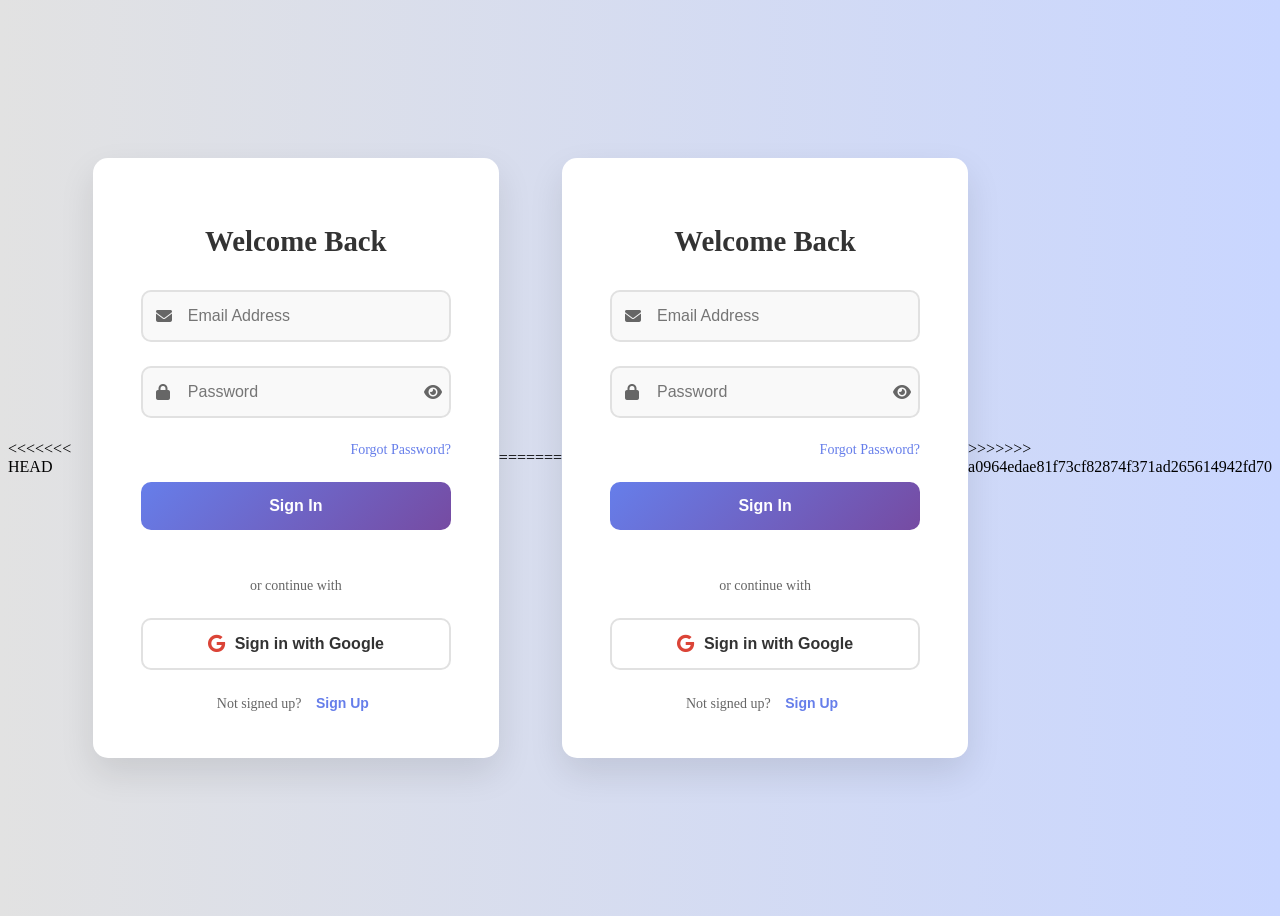
<file: index.html>
<<<<<<< HEAD
<!DOCTYPE html>
<html lang="en">
<head>
    <meta charset="UTF-8">
    <meta name="viewport" content="width=device-width, initial-scale=1.0">
    <title>Register & Login</title>
    <link rel="stylesheet" href="https://cdnjs.cloudflare.com/ajax/libs/font-awesome/6.5.1/css/all.min.css">
    <link rel="stylesheet" href="style.css">
    <link rel="icon" href="data:image/svg+xml,<svg xmlns='http://www.w3.org/2000/svg' viewBox='0 0 100 100'><text y='.9em' font-size='90'>🔍</text></svg>">
</head>
<body>
    <!-- Sign Up Container -->
    <div class="container" id="signup" style="display:none;">
        <h1 class="form-title">Create Account</h1>
        <form method="post" action="">
            <div id="signUpMessage" class="messageDiv" style="display:none;"></div>

            <div class="input-group">
                <i class="fas fa-user"></i>
                <input type="text" id="fName" placeholder="Full Name" required>
            </div>

            <div class="input-group">
                <i class="fas fa-envelope"></i>
                <input type="email" id="rEmail" placeholder="Email Address" required>
            </div>

            <div class="input-group">
                <i class="fas fa-lock"></i>
                <input type="password" id="rPassword" placeholder="Password" required>
                <button type="button" class="password-toggle" onclick="togglePassword('rPassword', this)">
                    <i class="fas fa-eye"></i>
                </button>
            </div>

            <div class="input-group">
                <i class="fas fa-lock"></i>
                <input type="password" id="confirmPassword" placeholder="Confirm Password" required>
                <button type="button" class="password-toggle" onclick="togglePassword('confirmPassword', this)">
                    <i class="fas fa-eye"></i>
                </button>
            </div>

            <div class="checkbox-group">
                <input type="checkbox" id="termsCheckbox" required>
                <label for="termsCheckbox">
                    I agree to the <a href="javascript:void(0)" class="terms-link" onclick="openTermsModal()">Terms and Conditions</a>
                </label>
            </div>

            <button type="submit" class="btn btn-primary" id="submitSignUp">
                Sign Up
            </button>

            <div class="divider">
                <span>or continue with</span>
            </div>

            <button type="button" class="btn btn-google">
                <i class="fab fa-google"></i>
                Sign up with Google
            </button>

            <div class="links">
                <p>Already signed up? 
                    <button class="link-btn" id="signInButton">Sign In</button>
                </p>
            </div>
        </form>
    </div>

    <!-- Sign In Container -->
    <div class="container" id="signIn">
        <h1 class="form-title">Welcome Back</h1>
        <form method="post" action="">
            <div id="signInMessage" class="messageDiv" style="display:none;"></div>

            <div class="input-group">
                <i class="fas fa-envelope"></i>
                <input type="email" id="email" placeholder="Email Address" required>
            </div>

            <div class="input-group">
                <i class="fas fa-lock"></i>
                <input type="password" id="password" placeholder="Password" required>
                <button type="button" class="password-toggle" onclick="togglePassword('password', this)">
                    <i class="fas fa-eye"></i>
                </button>
            </div>

            <div class="forgot-password">
                <a href="#" class="forgot-link">Forgot Password?</a>
            </div>

            <button type="submit" class="btn btn-primary" id="submitSignIn">
                Sign In
            </button>

            <div class="divider">
                <span>or continue with</span>
            </div>

            <button type="button" class="btn btn-google">
                <i class="fab fa-google"></i>
                Sign in with Google
            </button>

            <div class="links">
                <p>Not signed up? 
                    <button class="link-btn" id="signUpButton">Sign Up</button>
                </p>
            </div>
        </form>
    </div>
    <!-- Terms and Conditions Modal -->
<div id="termsModal" class="modal-overlay hidden">
    <div class="modal-container">
        <div class="modal-header">
            <h2>Terms and Conditions</h2>
            <button class="close-btn" onclick="closeTermsModal()">
                <i class="fas fa-times"></i>
            </button>
        </div>
        <div class="modal-content">
            <div class="terms-content">
                <h3>Last updated: September 2025</h3>
                
                <div class="section">
                    <h4>1. Acceptance of Terms</h4>
                    <p>By using the SAL College Lost & Found System, you agree to be bound by these Terms and Conditions.</p>
                </div>

                <div class="section">
                    <h4>2. User Responsibilities</h4>
                    <ul>
                        <li>You must be a current student of SAL College to use this system</li>
                        <li>Provide accurate information when reporting lost or found items</li>
                        <li>Respect the privacy and property of others</li>
                        <li>Use the system only for legitimate lost and found purposes</li>
                    </ul>
                </div>

                <div class="section">
                    <h4>3. Item Reporting</h4>
                    <p>When reporting found items, you must provide accurate descriptions and contact information. For lost items, provide truthful information to help facilitate returns.</p>
                </div>

                <div class="section">
                    <h4>4. Privacy</h4>
                    <p>Your personal information will be used solely for the purpose of facilitating lost and found item returns and will not be shared with third parties.</p>
                </div>

                <div class="section">
                    <h4>5. Prohibited Activities</h4>
                    <ul>
                        <li>False reporting of items</li>
                        <li>Harassment of other users</li>
                        <li>Commercial use of the system</li>
                        <li>Any illegal activities</li>
                    </ul>
                </div>

                <div class="section">
                    <h4>6. Limitation of Liability</h4>
                    <p>SAL College is not responsible for any lost, damaged, or unreturned items. The system serves as a platform to connect finders and owners.</p>
                </div>
            </div>
        </div>
        <div class="modal-footer">
            <button class="agree-btn" onclick="closeTermsModal()">
                I Understand
            </button>
        </div>
    </div>
</div>

    <script src="script.js"></script>
</body>
=======
<!DOCTYPE html>
<html lang="en">
<head>
    <meta charset="UTF-8">
    <meta name="viewport" content="width=device-width, initial-scale=1.0">
    <title>Register & Login</title>
    <link rel="stylesheet" href="https://cdnjs.cloudflare.com/ajax/libs/font-awesome/6.5.1/css/all.min.css">
    <link rel="stylesheet" href="style.css">
    <link rel="icon" href="data:image/svg+xml,<svg xmlns='http://www.w3.org/2000/svg' viewBox='0 0 100 100'><text y='.9em' font-size='90'>🔍</text></svg>">
</head>
<body>
    <!-- Sign Up Container -->
    <div class="container" id="signup" style="display:none;">
        <h1 class="form-title">Create Account</h1>
        <form method="post" action="">
            <div id="signUpMessage" class="messageDiv" style="display:none;"></div>

            <div class="input-group">
                <i class="fas fa-user"></i>
                <input type="text" id="fName" placeholder="Full Name" required>
            </div>

            <div class="input-group">
                <i class="fas fa-envelope"></i>
                <input type="email" id="rEmail" placeholder="Email Address" required>
            </div>

            <div class="input-group">
                <i class="fas fa-lock"></i>
                <input type="password" id="rPassword" placeholder="Password" required>
                <button type="button" class="password-toggle" onclick="togglePassword('rPassword', this)">
                    <i class="fas fa-eye"></i>
                </button>
            </div>

            <div class="input-group">
                <i class="fas fa-lock"></i>
                <input type="password" id="confirmPassword" placeholder="Confirm Password" required>
                <button type="button" class="password-toggle" onclick="togglePassword('confirmPassword', this)">
                    <i class="fas fa-eye"></i>
                </button>
            </div>

            <div class="checkbox-group">
                <input type="checkbox" id="termsCheckbox" required>
                <label for="termsCheckbox">
                    I agree to the <a href="javascript:void(0)" class="terms-link" onclick="openTermsModal()">Terms and Conditions</a>
                </label>
            </div>

            <button type="submit" class="btn btn-primary" id="submitSignUp">
                Sign Up
            </button>

            <div class="divider">
                <span>or continue with</span>
            </div>

            <button type="button" class="btn btn-google">
                <i class="fab fa-google"></i>
                Sign up with Google
            </button>

            <div class="links">
                <p>Already signed up? 
                    <button class="link-btn" id="signInButton">Sign In</button>
                </p>
            </div>
        </form>
    </div>

    <!-- Sign In Container -->
    <div class="container" id="signIn">
        <h1 class="form-title">Welcome Back</h1>
        <form method="post" action="">
            <div id="signInMessage" class="messageDiv" style="display:none;"></div>

            <div class="input-group">
                <i class="fas fa-envelope"></i>
                <input type="email" id="email" placeholder="Email Address" required>
            </div>

            <div class="input-group">
                <i class="fas fa-lock"></i>
                <input type="password" id="password" placeholder="Password" required>
                <button type="button" class="password-toggle" onclick="togglePassword('password', this)">
                    <i class="fas fa-eye"></i>
                </button>
            </div>

            <div class="forgot-password">
                <a href="#" class="forgot-link">Forgot Password?</a>
            </div>

            <button type="submit" class="btn btn-primary" id="submitSignIn">
                Sign In
            </button>

            <div class="divider">
                <span>or continue with</span>
            </div>

            <button type="button" class="btn btn-google">
                <i class="fab fa-google"></i>
                Sign in with Google
            </button>

            <div class="links">
                <p>Not signed up? 
                    <button class="link-btn" id="signUpButton">Sign Up</button>
                </p>
            </div>
        </form>
    </div>
    <!-- Terms and Conditions Modal -->
<div id="termsModal" class="modal-overlay hidden">
    <div class="modal-container">
        <div class="modal-header">
            <h2>Terms and Conditions</h2>
            <button class="close-btn" onclick="closeTermsModal()">
                <i class="fas fa-times"></i>
            </button>
        </div>
        <div class="modal-content">
            <div class="terms-content">
                <h3>Last updated: September 2025</h3>
                
                <div class="section">
                    <h4>1. Acceptance of Terms</h4>
                    <p>By using the SAL College Lost & Found System, you agree to be bound by these Terms and Conditions.</p>
                </div>

                <div class="section">
                    <h4>2. User Responsibilities</h4>
                    <ul>
                        <li>You must be a current student of SAL College to use this system</li>
                        <li>Provide accurate information when reporting lost or found items</li>
                        <li>Respect the privacy and property of others</li>
                        <li>Use the system only for legitimate lost and found purposes</li>
                    </ul>
                </div>

                <div class="section">
                    <h4>3. Item Reporting</h4>
                    <p>When reporting found items, you must provide accurate descriptions and contact information. For lost items, provide truthful information to help facilitate returns.</p>
                </div>

                <div class="section">
                    <h4>4. Privacy</h4>
                    <p>Your personal information will be used solely for the purpose of facilitating lost and found item returns and will not be shared with third parties.</p>
                </div>

                <div class="section">
                    <h4>5. Prohibited Activities</h4>
                    <ul>
                        <li>False reporting of items</li>
                        <li>Harassment of other users</li>
                        <li>Commercial use of the system</li>
                        <li>Any illegal activities</li>
                    </ul>
                </div>

                <div class="section">
                    <h4>6. Limitation of Liability</h4>
                    <p>SAL College is not responsible for any lost, damaged, or unreturned items. The system serves as a platform to connect finders and owners.</p>
                </div>
            </div>
        </div>
        <div class="modal-footer">
            <button class="agree-btn" onclick="closeTermsModal()">
                I Understand
            </button>
        </div>
    </div>
</div>

    <script src="script.js"></script>
</body>
>>>>>>> a0964edae81f73cf82874f371ad265614942fd70
</html>
</file>
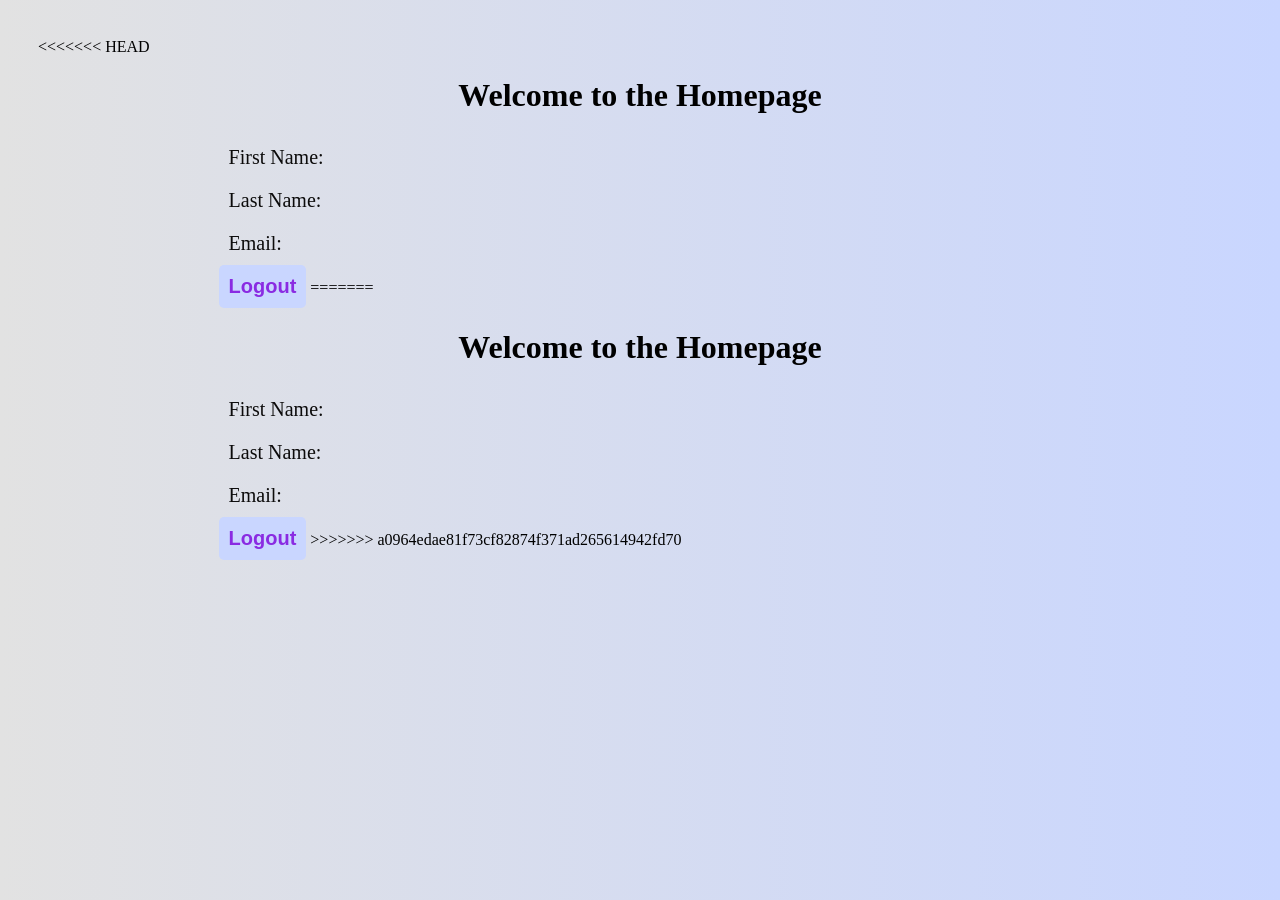
<file: homepage.html>
<<<<<<< HEAD
<!DOCTYPE html>
<html lang="en">
<head>
    <meta charset="UTF-8">
    <meta name="viewport" content="width=device-width, initial-scale=1.0">
    <title>Homepage</title>
    <style>
        body{
            padding:30px;
            background:linear-gradient(to right, #e2e2e2, #c9d6ff);
        }
        h1{
            text-align:center;

        }
        button{
            color:blueviolet;
            background-color:#c9d6ff;
            padding:5px;
            border-radius:5px;
            font-size:1rem;
            font-weight:bold;
            border:none;
        }
        button:hover{
            text-decoration: underline;
            color:blue;
        }
        button, div{
            margin-left:15%;
            font-size:20px;
            padding:10px;
        }
        div{
            font-weight:400;
            color:rgb(12,11,11);

        }
        span{
            font-weight:600;
            font-size:22px;
            color:black;
        }
    </style>
    <script type="module" src="./homepage.js"></script>
</head>
<body>
    <h1>Welcome to the Homepage</h1>
    <div>First Name: <span id="loggedUserFName"></span></div>
    <div>Last Name: <span id="loggedUserLName"></span></div>
    <div>Email: <span id="loggedUserEmail"></span></div>
    <button id="logout">Logout</button>
</body>
=======
<!DOCTYPE html>
<html lang="en">
<head>
    <meta charset="UTF-8">
    <meta name="viewport" content="width=device-width, initial-scale=1.0">
    <title>Homepage</title>
    <style>
        body{
            padding:30px;
            background:linear-gradient(to right, #e2e2e2, #c9d6ff);
        }
        h1{
            text-align:center;

        }
        button{
            color:blueviolet;
            background-color:#c9d6ff;
            padding:5px;
            border-radius:5px;
            font-size:1rem;
            font-weight:bold;
            border:none;
        }
        button:hover{
            text-decoration: underline;
            color:blue;
        }
        button, div{
            margin-left:15%;
            font-size:20px;
            padding:10px;
        }
        div{
            font-weight:400;
            color:rgb(12,11,11);

        }
        span{
            font-weight:600;
            font-size:22px;
            color:black;
        }
    </style>
    <script type="module" src="./homepage.js"></script>
</head>
<body>
    <h1>Welcome to the Homepage</h1>
    <div>First Name: <span id="loggedUserFName"></span></div>
    <div>Last Name: <span id="loggedUserLName"></span></div>
    <div>Email: <span id="loggedUserEmail"></span></div>
    <button id="logout">Logout</button>
</body>
>>>>>>> a0964edae81f73cf82874f371ad265614942fd70
</html>
</file>
<file: style.css>
<<<<<<< HEAD
*{
    margin:0;
    padding:0;
    box-sizing:border-box;
    font-family:"Poppins",sans-serif;
}
body{
    background-color: #c9d6ff;
    background:linear-gradient(to right,#e2e2e2,#c9d6ff);
    min-height: 100vh;
    display: flex;
    align-items: center;
    justify-content: center;
}
.container{
    background:#fff;
    width:450px;
    padding:2rem;
    margin:20px auto;
    border-radius:15px;
    box-shadow:0 15px 35px rgba(0,0,0,0.1);
}
form{
    margin:0 1rem;
}
.form-title{
    font-size:1.8rem;
    font-weight:bold;
    text-align:center;
    padding:1rem;
    margin-bottom:1rem;
    color: #333;
}
.input-group{
    margin-bottom: 1.5rem;
    position:relative;
}
.input-group i:first-child{
    position:absolute;
    left:15px;
    top:50%;
    transform:translateY(-50%);
    color:#666;
    transition:0.3s;
    z-index:2;
}
.input-group input{
    width:100%;
    padding:15px 45px 15px 45px;
    border:2px solid #e1e1e1;
    border-radius:10px;
    font-size:16px;
    background:#f9f9f9;
    transition:0.3s;
    box-sizing:border-box;
}
.input-group input:focus{
    border-color:#667eea;
    background:#fff;
    outline:none;
    box-shadow:0 0 0 3px rgba(102,126,234,0.1);
}
.input-group input:focus + i:first-child{
    color:#667eea;
}
.password-toggle{
    position:absolute;
    right:12px;
    top:50%;
    transform:translateY(-50%);
    background:none;
    border:none;
    color:#666;
    cursor:pointer;
    font-size:16px;
    z-index:2;
    width:30px;
    height:30px;
    display:flex;
    align-items:center;
    justify-content:center;
    border-radius:50%;
    transition:0.3s;
}
.password-toggle:hover{
    color:#666; /* Keep same color, no change */
    background: none; /* Remove background on hover */
}
.checkbox-group{
    display:flex;
    align-items:center;
    margin-bottom:1.5rem;
    gap:10px;
}
.checkbox-group input[type="checkbox"]{
    width:18px;
    height:18px;
    accent-color:#667eea;
}
.checkbox-group label{
    font-size:14px;
    color:#555;
    cursor:pointer;
}
.terms-link{
    color:#667eea;
    text-decoration:none;
    font-weight:500;
}
.terms-link:hover{
    text-decoration:underline;
}
.btn{
    width:100%;
    padding:15px;
    border:none;
    border-radius:10px;
    font-size:16px;
    font-weight:600;
    cursor:pointer;
    transition:0.3s;
    margin-bottom:1.5rem;
}
.btn-primary{
    background:linear-gradient(135deg,#667eea,#764ba2);
    color:white;
}
.btn-primary:hover{
    background:linear-gradient(135deg,#764ba2,#667eea);
    transform:translateY(-2px);
    box-shadow:0 5px 15px rgba(102,126,234,0.4);
}
.btn-google{
    background:#fff;
    color:#333;
    border:2px solid #e1e1e1;
    display:flex;
    align-items:center;
    justify-content:center;
    gap:10px;
}
.btn-google:hover{
    border-color:#667eea;
    background:#f8f9ff;
    transform:translateY(-2px);
}
.btn-google i{
    color:#db4437;
    font-size:18px;
}
.divider{
    text-align:center;
    margin:1.5rem 0;
    color:#666;
    font-size:14px;
}
.divider span{
    padding:0 15px;
}
.links{
    text-align:center;
    margin-top:1rem;
}
.links p{
    color:#666;
    font-size:14px;
}
.link-btn{
    background:none;
    border:none;
    color:#667eea;
    font-weight:600;
    cursor:pointer;
    font-size:14px;
    margin-left:5px;
}
.link-btn:hover{
    text-decoration:underline;
}
.forgot-password{
    text-align:right;
    margin-bottom:1.5rem;
}
.forgot-link{
    color:#667eea;
    text-decoration:none;
    font-size:14px;
    font-weight:500;
}
.forgot-link:hover{
    text-decoration:underline;
}
.messageDiv{
    background:linear-gradient(135deg,#667eea,#764ba2);
    color:white;
    padding:12px 20px;
    margin:10px 0;
    border-radius:8px;
    font-size:14px;
    text-align:center;
    opacity:0;
    animation:fadeOut 7s forwards;
}
@keyframes fadeOut {
    0% { opacity: 1; }
    70% { opacity: 1; }
    100% { opacity: 0; }
}
.slide-up-from-bottom {
    animation: slideUpFromBottom 0.8s ease-out;
}
@keyframes slideUpFromBottom {
    from { 
        opacity: 0; 
        transform: translateY(50px); 
    }
    to { 
        opacity: 1; 
        transform: translateY(0); 
    }
}
/* Terms and Conditions Modal Styles */
.modal-overlay {
    position: fixed;
    top: 0;
    left: 0;
    width: 100%;
    height: 100%;
    background: rgba(0, 0, 0, 0.6);
    backdrop-filter: blur(8px);
    display: flex;
    align-items: center;
    justify-content: center;
    z-index: 1000;
    animation: fadeIn 0.3s ease-out;
}

.modal-container {
    background: white;
    border-radius: 20px;
    width: 90%;
    max-width: 600px;
    max-height: 80vh;
    overflow: hidden;
    box-shadow: 
        0 25px 50px -12px rgba(0, 0, 0, 0.25),
        0 0 0 1px rgba(255, 255, 255, 0.1),
        0 10px 30px -5px rgba(0, 0, 0, 0.3);
    transform: perspective(1000px) rotateX(5deg) translateY(0);
    transition: all 0.4s cubic-bezier(0.175, 0.885, 0.32, 1.275);
    animation: modalSlideIn 0.4s ease-out;
}

.modal-container:hover {
    transform: perspective(1000px) rotateX(0deg) translateY(-5px);
    box-shadow: 
        0 35px 60px -12px rgba(0, 0, 0, 0.35),
        0 0 0 1px rgba(255, 255, 255, 0.15),
        0 15px 40px -5px rgba(0, 0, 0, 0.4);
}

.modal-header {
    background: linear-gradient(135deg, #667eea, #764ba2);
    color: white;
    padding: 1.5rem 2rem;
    display: flex;
    justify-content: space-between;
    align-items: center;
}

.modal-header h2 {
    margin: 0;
    font-size: 1.5rem;
    font-weight: 600;
}

.close-btn {
    background: rgba(255, 255, 255, 0.2);
    border: none;
    color: white;
    width: 40px;
    height: 40px;
    border-radius: 50%;
    display: flex;
    align-items: center;
    justify-content: center;
    cursor: pointer;
    transition: all 0.3s ease;
    font-size: 1.2rem;
}

.close-btn:hover {
    background: rgba(255, 255, 255, 0.3);
    transform: rotate(90deg);
}

.modal-content {
    padding: 2rem;
    max-height: 50vh;
    overflow-y: auto;
}

.terms-content {
    color: #4a5568;
}

.terms-content h3 {
    color: #667eea;
    margin-bottom: 1.5rem;
    font-size: 1rem;
    font-weight: 500;
}

.section {
    margin-bottom: 1.5rem;
}

.section h4 {
    color: #2d3748;
    margin-bottom: 0.5rem;
    font-size: 1.1rem;
    font-weight: 600;
}

.section p {
    line-height: 1.6;
    margin-bottom: 0.5rem;
}

.section ul {
    list-style-type: disc;
    margin-left: 1.5rem;
    line-height: 1.6;
}

.section li {
    margin-bottom: 0.3rem;
}

.modal-footer {
    padding: 1.5rem 2rem;
    background: #f7fafc;
    border-top: 1px solid #e2e8f0;
    text-align: center;
}

.agree-btn {
    background: linear-gradient(135deg, #667eea, #764ba2);
    color: white;
    border: none;
    padding: 12px 30px;
    border-radius: 10px;
    font-size: 1rem;
    font-weight: 600;
    cursor: pointer;
    transition: all 0.3s ease;
    box-shadow: 0 4px 15px rgba(102, 126, 234, 0.3);
}

.agree-btn:hover {
    transform: translateY(-2px);
    box-shadow: 0 6px 20px rgba(102, 126, 234, 0.4);
}

/* Animations */
@keyframes modalSlideIn {
    from {
        opacity: 0;
        transform: perspective(1000px) rotateX(10deg) translateY(50px);
    }
    to {
        opacity: 1;
        transform: perspective(1000px) rotateX(5deg) translateY(0);
    }
}

@keyframes fadeIn {
    from { opacity: 0; }
    to { opacity: 1; }
}

.hidden {
    display: none !important;
}
.image-preview {
    max-height: 200px;
    object-fit: cover;
}

.upload-area {
    transition: all 0.3s ease;
}

.upload-area:hover {
    border-color: #3b82f6;
=======
*{
    margin:0;
    padding:0;
    box-sizing:border-box;
    font-family:"Poppins",sans-serif;
}
body{
    background-color: #c9d6ff;
    background:linear-gradient(to right,#e2e2e2,#c9d6ff);
    min-height: 100vh;
    display: flex;
    align-items: center;
    justify-content: center;
}
.container{
    background:#fff;
    width:450px;
    padding:2rem;
    margin:20px auto;
    border-radius:15px;
    box-shadow:0 15px 35px rgba(0,0,0,0.1);
}
form{
    margin:0 1rem;
}
.form-title{
    font-size:1.8rem;
    font-weight:bold;
    text-align:center;
    padding:1rem;
    margin-bottom:1rem;
    color: #333;
}
.input-group{
    margin-bottom: 1.5rem;
    position:relative;
}
.input-group i:first-child{
    position:absolute;
    left:15px;
    top:50%;
    transform:translateY(-50%);
    color:#666;
    transition:0.3s;
    z-index:2;
}
.input-group input{
    width:100%;
    padding:15px 45px 15px 45px;
    border:2px solid #e1e1e1;
    border-radius:10px;
    font-size:16px;
    background:#f9f9f9;
    transition:0.3s;
    box-sizing:border-box;
}
.input-group input:focus{
    border-color:#667eea;
    background:#fff;
    outline:none;
    box-shadow:0 0 0 3px rgba(102,126,234,0.1);
}
.input-group input:focus + i:first-child{
    color:#667eea;
}
.password-toggle{
    position:absolute;
    right:12px;
    top:50%;
    transform:translateY(-50%);
    background:none;
    border:none;
    color:#666;
    cursor:pointer;
    font-size:16px;
    z-index:2;
    width:30px;
    height:30px;
    display:flex;
    align-items:center;
    justify-content:center;
    border-radius:50%;
    transition:0.3s;
}
.password-toggle:hover{
    color:#666; /* Keep same color, no change */
    background: none; /* Remove background on hover */
}
.checkbox-group{
    display:flex;
    align-items:center;
    margin-bottom:1.5rem;
    gap:10px;
}
.checkbox-group input[type="checkbox"]{
    width:18px;
    height:18px;
    accent-color:#667eea;
}
.checkbox-group label{
    font-size:14px;
    color:#555;
    cursor:pointer;
}
.terms-link{
    color:#667eea;
    text-decoration:none;
    font-weight:500;
}
.terms-link:hover{
    text-decoration:underline;
}
.btn{
    width:100%;
    padding:15px;
    border:none;
    border-radius:10px;
    font-size:16px;
    font-weight:600;
    cursor:pointer;
    transition:0.3s;
    margin-bottom:1.5rem;
}
.btn-primary{
    background:linear-gradient(135deg,#667eea,#764ba2);
    color:white;
}
.btn-primary:hover{
    background:linear-gradient(135deg,#764ba2,#667eea);
    transform:translateY(-2px);
    box-shadow:0 5px 15px rgba(102,126,234,0.4);
}
.btn-google{
    background:#fff;
    color:#333;
    border:2px solid #e1e1e1;
    display:flex;
    align-items:center;
    justify-content:center;
    gap:10px;
}
.btn-google:hover{
    border-color:#667eea;
    background:#f8f9ff;
    transform:translateY(-2px);
}
.btn-google i{
    color:#db4437;
    font-size:18px;
}
.divider{
    text-align:center;
    margin:1.5rem 0;
    color:#666;
    font-size:14px;
}
.divider span{
    padding:0 15px;
}
.links{
    text-align:center;
    margin-top:1rem;
}
.links p{
    color:#666;
    font-size:14px;
}
.link-btn{
    background:none;
    border:none;
    color:#667eea;
    font-weight:600;
    cursor:pointer;
    font-size:14px;
    margin-left:5px;
}
.link-btn:hover{
    text-decoration:underline;
}
.forgot-password{
    text-align:right;
    margin-bottom:1.5rem;
}
.forgot-link{
    color:#667eea;
    text-decoration:none;
    font-size:14px;
    font-weight:500;
}
.forgot-link:hover{
    text-decoration:underline;
}
.messageDiv{
    background:linear-gradient(135deg,#667eea,#764ba2);
    color:white;
    padding:12px 20px;
    margin:10px 0;
    border-radius:8px;
    font-size:14px;
    text-align:center;
    opacity:0;
    animation:fadeOut 7s forwards;
}
@keyframes fadeOut {
    0% { opacity: 1; }
    70% { opacity: 1; }
    100% { opacity: 0; }
}
.slide-up-from-bottom {
    animation: slideUpFromBottom 0.8s ease-out;
}
@keyframes slideUpFromBottom {
    from { 
        opacity: 0; 
        transform: translateY(50px); 
    }
    to { 
        opacity: 1; 
        transform: translateY(0); 
    }
}
/* Terms and Conditions Modal Styles */
.modal-overlay {
    position: fixed;
    top: 0;
    left: 0;
    width: 100%;
    height: 100%;
    background: rgba(0, 0, 0, 0.6);
    backdrop-filter: blur(8px);
    display: flex;
    align-items: center;
    justify-content: center;
    z-index: 1000;
    animation: fadeIn 0.3s ease-out;
}

.modal-container {
    background: white;
    border-radius: 20px;
    width: 90%;
    max-width: 600px;
    max-height: 80vh;
    overflow: hidden;
    box-shadow: 
        0 25px 50px -12px rgba(0, 0, 0, 0.25),
        0 0 0 1px rgba(255, 255, 255, 0.1),
        0 10px 30px -5px rgba(0, 0, 0, 0.3);
    transform: perspective(1000px) rotateX(5deg) translateY(0);
    transition: all 0.4s cubic-bezier(0.175, 0.885, 0.32, 1.275);
    animation: modalSlideIn 0.4s ease-out;
}

.modal-container:hover {
    transform: perspective(1000px) rotateX(0deg) translateY(-5px);
    box-shadow: 
        0 35px 60px -12px rgba(0, 0, 0, 0.35),
        0 0 0 1px rgba(255, 255, 255, 0.15),
        0 15px 40px -5px rgba(0, 0, 0, 0.4);
}

.modal-header {
    background: linear-gradient(135deg, #667eea, #764ba2);
    color: white;
    padding: 1.5rem 2rem;
    display: flex;
    justify-content: space-between;
    align-items: center;
}

.modal-header h2 {
    margin: 0;
    font-size: 1.5rem;
    font-weight: 600;
}

.close-btn {
    background: rgba(255, 255, 255, 0.2);
    border: none;
    color: white;
    width: 40px;
    height: 40px;
    border-radius: 50%;
    display: flex;
    align-items: center;
    justify-content: center;
    cursor: pointer;
    transition: all 0.3s ease;
    font-size: 1.2rem;
}

.close-btn:hover {
    background: rgba(255, 255, 255, 0.3);
    transform: rotate(90deg);
}

.modal-content {
    padding: 2rem;
    max-height: 50vh;
    overflow-y: auto;
}

.terms-content {
    color: #4a5568;
}

.terms-content h3 {
    color: #667eea;
    margin-bottom: 1.5rem;
    font-size: 1rem;
    font-weight: 500;
}

.section {
    margin-bottom: 1.5rem;
}

.section h4 {
    color: #2d3748;
    margin-bottom: 0.5rem;
    font-size: 1.1rem;
    font-weight: 600;
}

.section p {
    line-height: 1.6;
    margin-bottom: 0.5rem;
}

.section ul {
    list-style-type: disc;
    margin-left: 1.5rem;
    line-height: 1.6;
}

.section li {
    margin-bottom: 0.3rem;
}

.modal-footer {
    padding: 1.5rem 2rem;
    background: #f7fafc;
    border-top: 1px solid #e2e8f0;
    text-align: center;
}

.agree-btn {
    background: linear-gradient(135deg, #667eea, #764ba2);
    color: white;
    border: none;
    padding: 12px 30px;
    border-radius: 10px;
    font-size: 1rem;
    font-weight: 600;
    cursor: pointer;
    transition: all 0.3s ease;
    box-shadow: 0 4px 15px rgba(102, 126, 234, 0.3);
}

.agree-btn:hover {
    transform: translateY(-2px);
    box-shadow: 0 6px 20px rgba(102, 126, 234, 0.4);
}

/* Animations */
@keyframes modalSlideIn {
    from {
        opacity: 0;
        transform: perspective(1000px) rotateX(10deg) translateY(50px);
    }
    to {
        opacity: 1;
        transform: perspective(1000px) rotateX(5deg) translateY(0);
    }
}

@keyframes fadeIn {
    from { opacity: 0; }
    to { opacity: 1; }
}

.hidden {
    display: none !important;
}
.image-preview {
    max-height: 200px;
    object-fit: cover;
}

.upload-area {
    transition: all 0.3s ease;
}

.upload-area:hover {
    border-color: #3b82f6;
>>>>>>> a0964edae81f73cf82874f371ad265614942fd70
}
</file>
